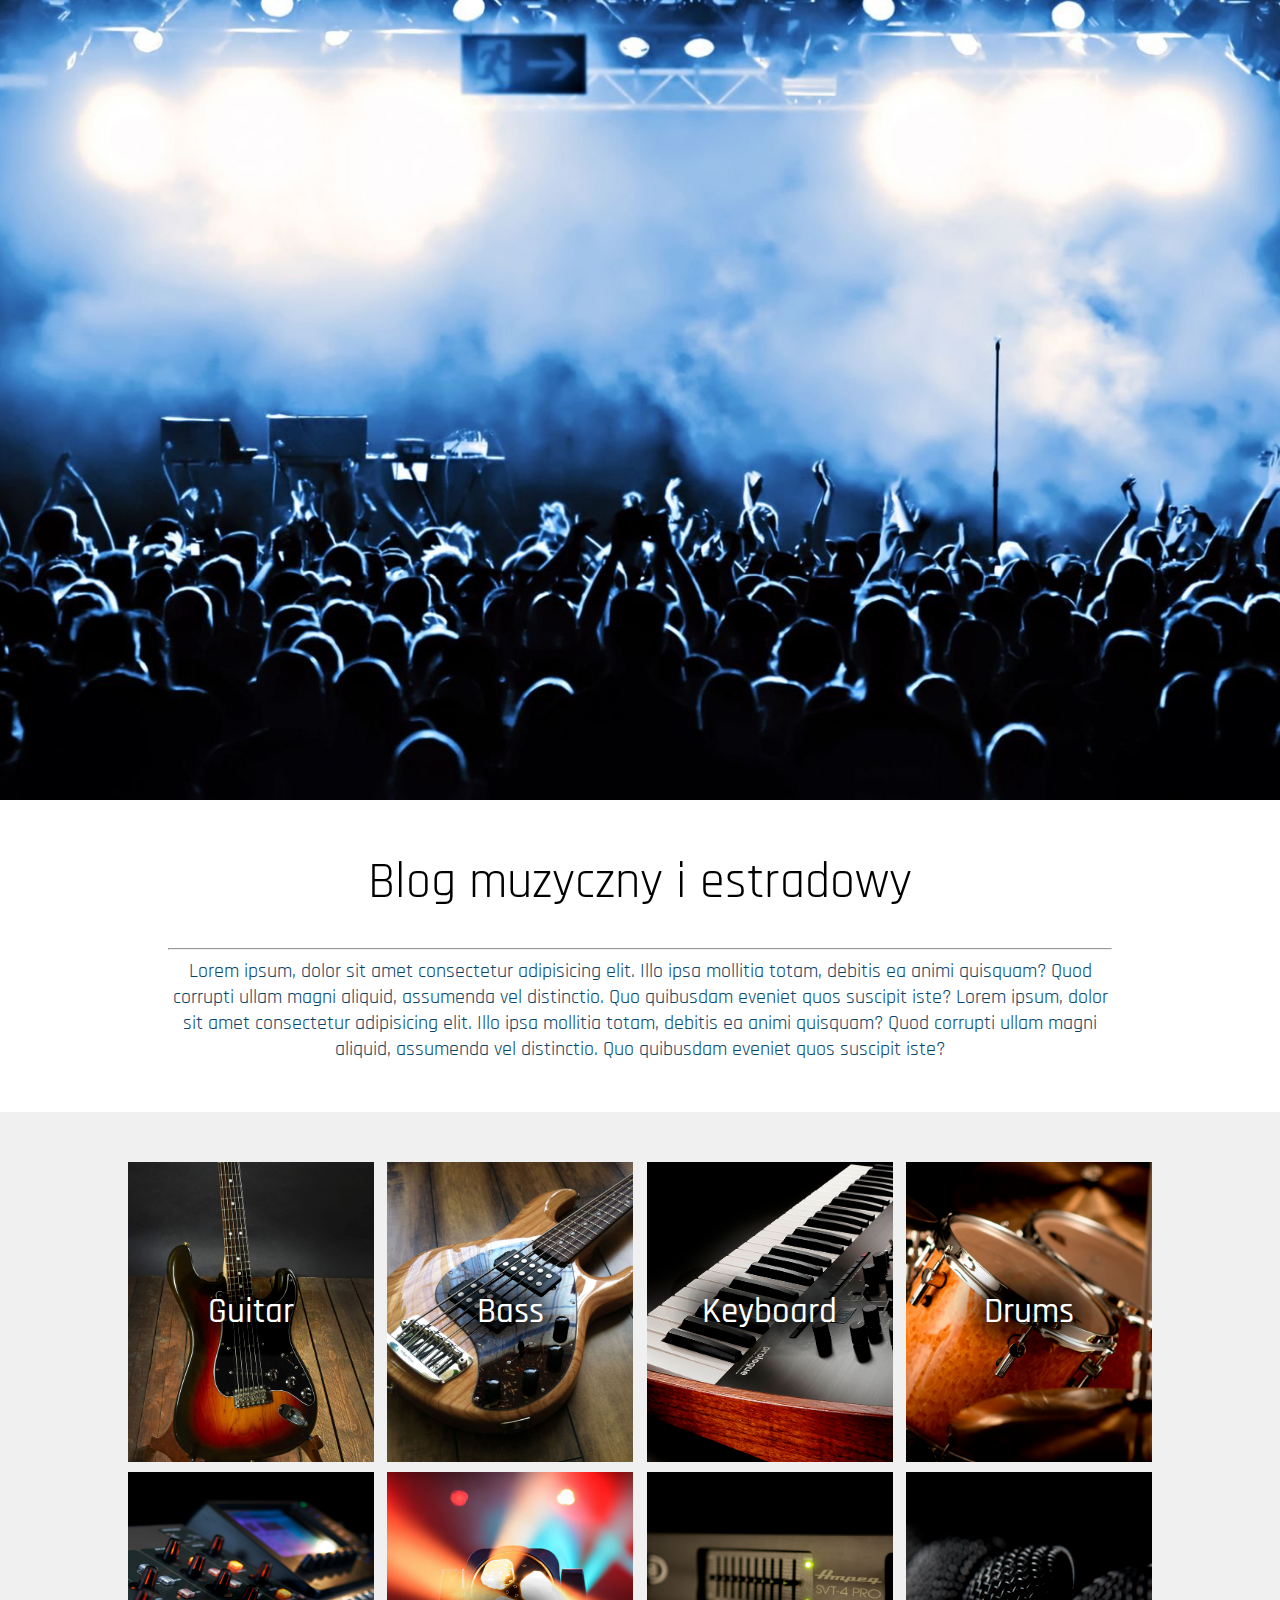
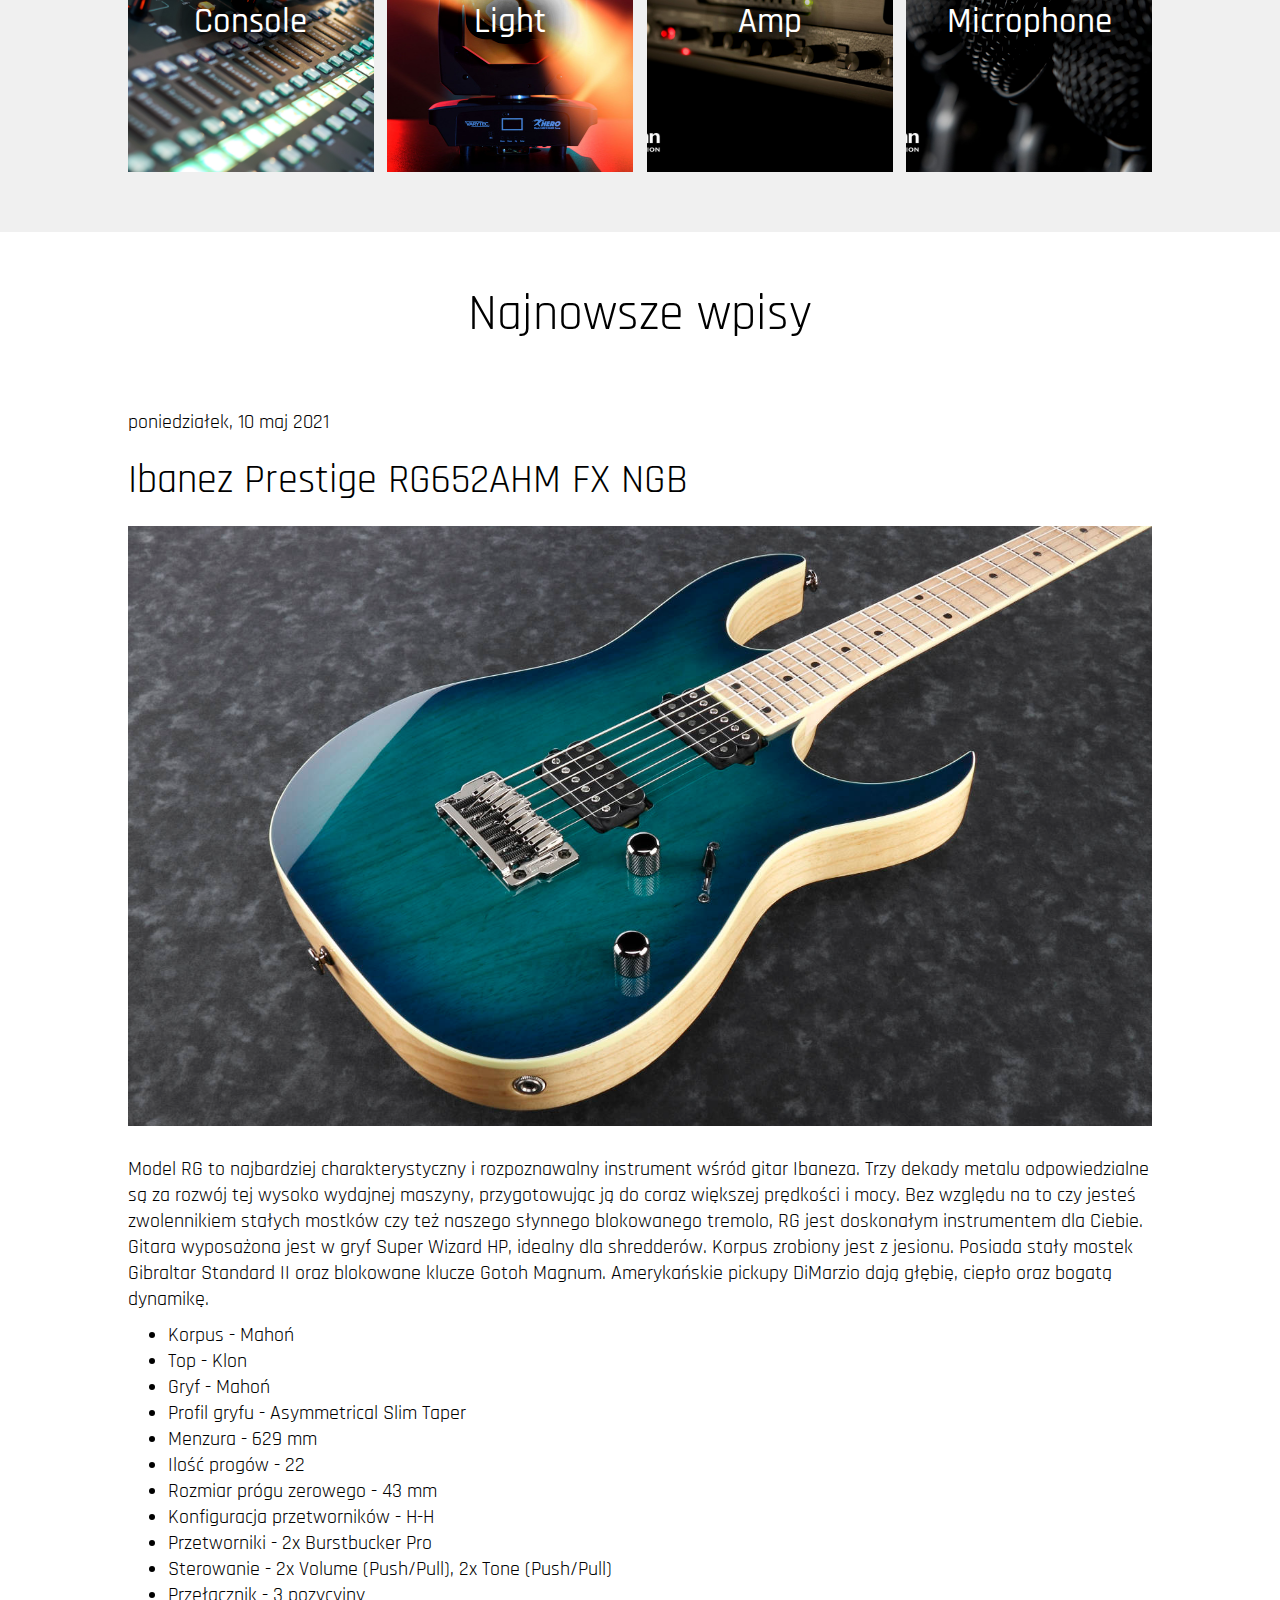
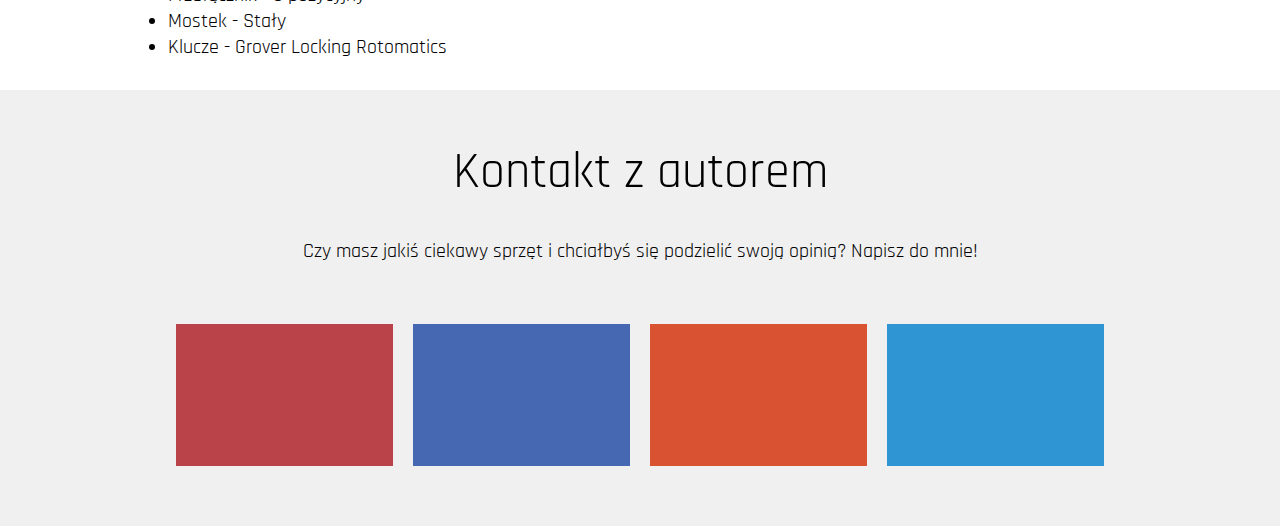
<file: index.html>
<!DOCTYPE html>
<html lang="en">
<head>
    <meta charset="UTF-8">
    <meta http-equiv="X-UA-Compatible" content="IE=edge">
    <meta name="viewport" content="width=device-width, initial-scale=1.0">
    <title>BLOG muzyczny i estradowy</title>

    <link href="https://fonts.googleapis.com/css2?family=Bellota:wght@300;400;700&family=Roboto:ital,wght@0,100;0,300;0,400;0,500;0,700;1,100;1,300;1,400;1,500;1,700&display=swap" rel="stylesheet">

    <link href="https://fonts.googleapis.com/css2?family=Open+Sans:wght@300;400;700&display=swap" rel="stylesheet">

    <link href="https://fonts.googleapis.com/css2?family=Rajdhani:wght@300;400;500;600;700&display=swap" rel="stylesheet">

    <link rel="stylesheet" href="https://use.fontawesome.com/releases/v5.7.2/css/all.css" integrity="sha384-fnmOCqbTlWIlj8LyTjo7mOUStjsKC4pOpQbqyi7RrhN7udi9RwhKkMHpvLbHG9Sr" crossorigin="anonymous">

    <link rel="stylesheet" href="css/style.css" />
</head>

<body>
    <header class="main-header">
        <div class="container">
            <div class="img-background"></div>
        </div>
        <div class="header">
            <div class="text-header">
                <h1>Blog muzyczny i estradowy</h1>
                <hr>
                <span>Lorem ipsum, dolor sit amet consectetur adipisicing elit. Illo ipsa mollitia totam, debitis ea animi quisquam? Quod corrupti ullam magni aliquid, assumenda vel distinctio. Quo quibusdam eveniet quos suscipit iste? Lorem ipsum, dolor sit amet consectetur adipisicing elit. Illo ipsa mollitia totam, debitis ea animi quisquam? Quod corrupti ullam magni aliquid, assumenda vel distinctio. Quo quibusdam eveniet quos suscipit iste?</span>
            </div>
        </div>
    </header>

    <section id="categories">
        <div class="flex">
            <a href="guitar.html" class="item item1">
                <div class="title"><h4>Guitar</h4></div>
            </a>
            <a href="bass.html" class="item item2">
                <div class="title"><h4>Bass</h4></div>
            </a>
            <a href="keyboard.html" class="item item3">
                <div class="title"><h4>Keyboard</h4></div>
            </a>
            <a href="drums.html" class="item item4">
                <div class="title"><h4>Drums</h4></div>
            </a>
            <a href="console.html" class="item item5">
                <div class="title"><h4>Console</h4></div>
            </a>
            <a href="light.html" class="item item6">
                <div class="title"><h4>Light</h4></div>
            </a>
            <a href="amp.html" class="item item7">
                <div class="title"><h4>Amp</h4></div>
            </a>
            <a href="microphone.html" class="item item8">
                <div class="title"><h4>Microphone</h4></div>
            </a>
        </div>
    </section>

    <section id="latest-posts">
        <h1>Najnowsze wpisy</h1>
        <div class="latest-post">

            <article class="post-container">
                <div class="post">
                    <span>poniedziałek, 10 maj 2021</span>
                    <h2>Ibanez Prestige RG652AHM FX NGB</h2>
                    <div class="slider" id="ibanez">
                        <div class="arrow">
                            <div class="left">
                                <i class="far fa-arrow-alt-circle-left" id="slider-button prev ibanez"></i>
                            </div>
                            <div class="right">
                                <i class="far fa-arrow-alt-circle-right" id="slider-button next ibanez"></i>
                            </div>
                            
                        </div>
                    </div>
        
                    <div class="content">
                        <span>Model RG to najbardziej charakterystyczny i rozpoznawalny instrument wśród gitar Ibaneza. Trzy dekady metalu odpowiedzialne są za rozwój tej wysoko wydajnej maszyny, przygotowując ją do coraz większej prędkości i mocy. Bez względu na to czy jesteś zwolennikiem stałych mostków czy też naszego słynnego blokowanego tremolo, RG jest doskonałym instrumentem dla Ciebie.
                        Gitara wyposażona jest w gryf Super Wizard HP, idealny dla shredderów. Korpus zrobiony jest z jesionu. Posiada stały mostek Gibraltar Standard II oraz blokowane klucze Gotoh Magnum. Amerykańskie pickupy DiMarzio dają głębię, ciepło oraz bogatą dynamikę.
                            <ul>
                                <li>Korpus - Mahoń</li>
                                <li>Top - Klon</li>
                                <li>Gryf - Mahoń</li>
                                <li>Profil gryfu - Asymmetrical Slim Taper</li>
                                <li>Menzura - 629 mm</li>
                                <li>Ilość progów - 22</li>
                                <li>Rozmiar prógu zerowego - 43 mm</li>
                                <li>Konfiguracja przetworników - H-H</li>
                                <li>Przetworniki - 2x Burstbucker Pro</li>
                                <li>Sterowanie - 2x Volume (Push/Pull), 2x Tone (Push/Pull)</li>
                                <li>Przełącznik - 3 pozycyjny</li>
                                <li>Mostek - Stały</li>
                                <li>Klucze - Grover Locking Rotomatics</li>
                            </ul>
                        </span>
                    </div>
                </div>
            </article>

        </div>
    </section>

    <section id="contact">
        <div class="contact">
        
            <h1>Kontakt z autorem</h1>
            <span>Czy masz jakiś ciekawy sprzęt i chciałbyś się podzielić swoją opinią? Napisz do mnie!</span>
            
            <!-- <a href="#" class="bluebutton"> Nawiązanie współpracy 
            </a> -->
            
        </div>
    </section>

    <footer>
        <i class="icon-youtube"></i>
	
		<div class="yt socjal">
			<a href="https://www.youtube.com" class="socjallink" target="_blank"> <i class="fab fa-youtube"></i> </a>
	    </div>


		<div class="fb socjal">
			<a href="https://www.facebook.com" class="socjallink" target="_blank"> <i class="fab fa-facebook-f"></i> </a>
	    </div>


		<div class="gplus socjal">
			<a href="gplus.html" class="socjallink" target="_blank"> <i class="fab fa-google-plus-g"></i> </a>
	    </div>


		<div class="tw socjal">
			<a href="tw.html" class="socjallink" target="_blank"> <i class="fab fa-twitter"></i> </a>
	    </div>
	
	</footer>

    <script src="js/jquery-3.6.0.min.js"></script>
    <script src="js/main.js"></script>

</body>
</html>
</file>
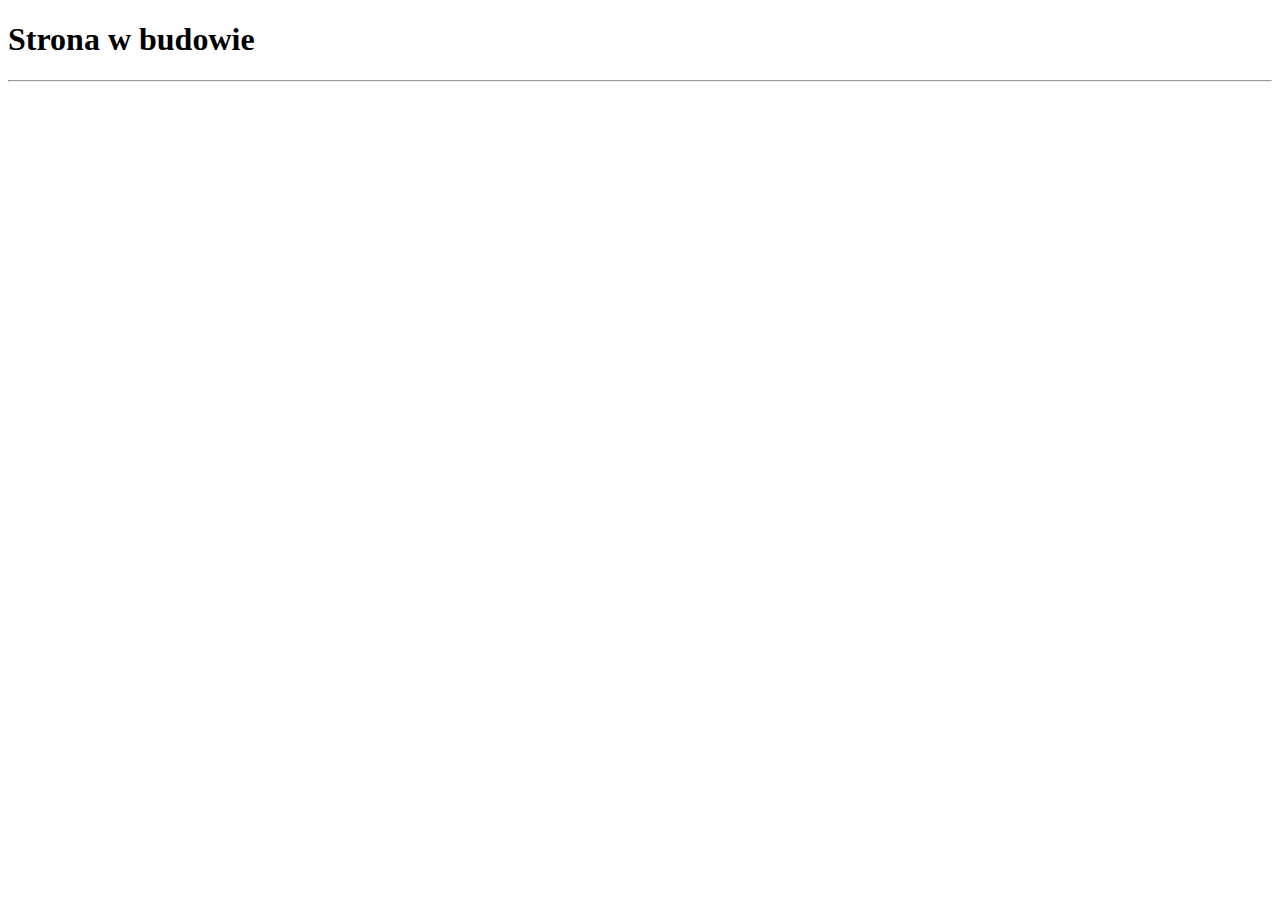
<file: amp.html>
<!DOCTYPE html>
<html lang="en">
<head>
    <meta charset="UTF-8">
    <meta http-equiv="X-UA-Compatible" content="IE=edge">
    <meta name="viewport" content="width=device-width, initial-scale=1.0">
    <title>Article-1</title>

    <link href="https://fonts.googleapis.com/css2?family=Bellota:wght@300;400;700&family=Roboto:ital,wght@0,100;0,300;0,400;0,500;0,700;1,100;1,300;1,400;1,500;1,700&display=swap" rel="stylesheet">

    <link href="https://fonts.googleapis.com/css2?family=Open+Sans:wght@300;400;700&display=swap" rel="stylesheet">

    <link href="https://fonts.googleapis.com/css2?family=Rajdhani:wght@300;400;500;600;700&display=swap" rel="stylesheet">

    <link rel="stylesheet" href="https://use.fontawesome.com/releases/v5.7.2/css/all.css" integrity="sha384-fnmOCqbTlWIlj8LyTjo7mOUStjsKC4pOpQbqyi7RrhN7udi9RwhKkMHpvLbHG9Sr" crossorigin="anonymous">
    
    

</head>
<body>
    <header>
        <h1>Strona w budowie</h1>
        <hr>
    </header>
</body>
</html>
</file>
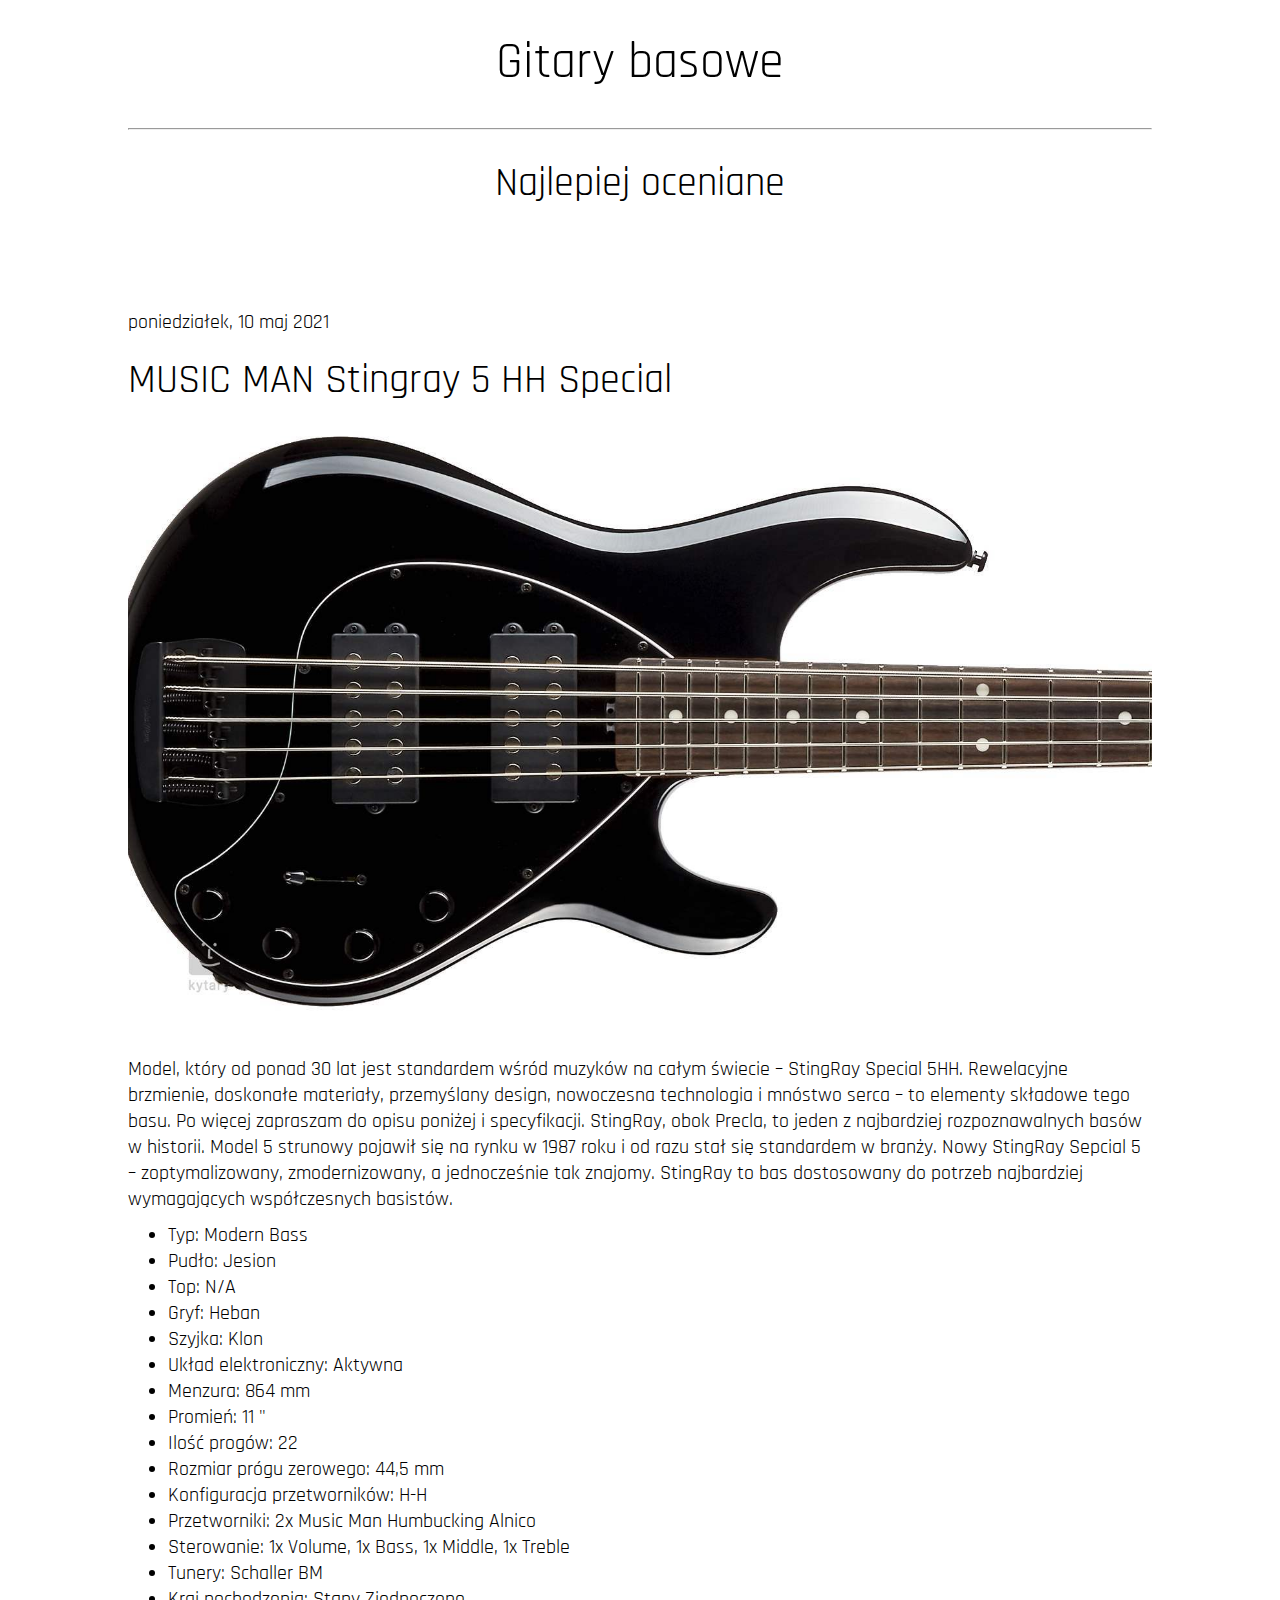
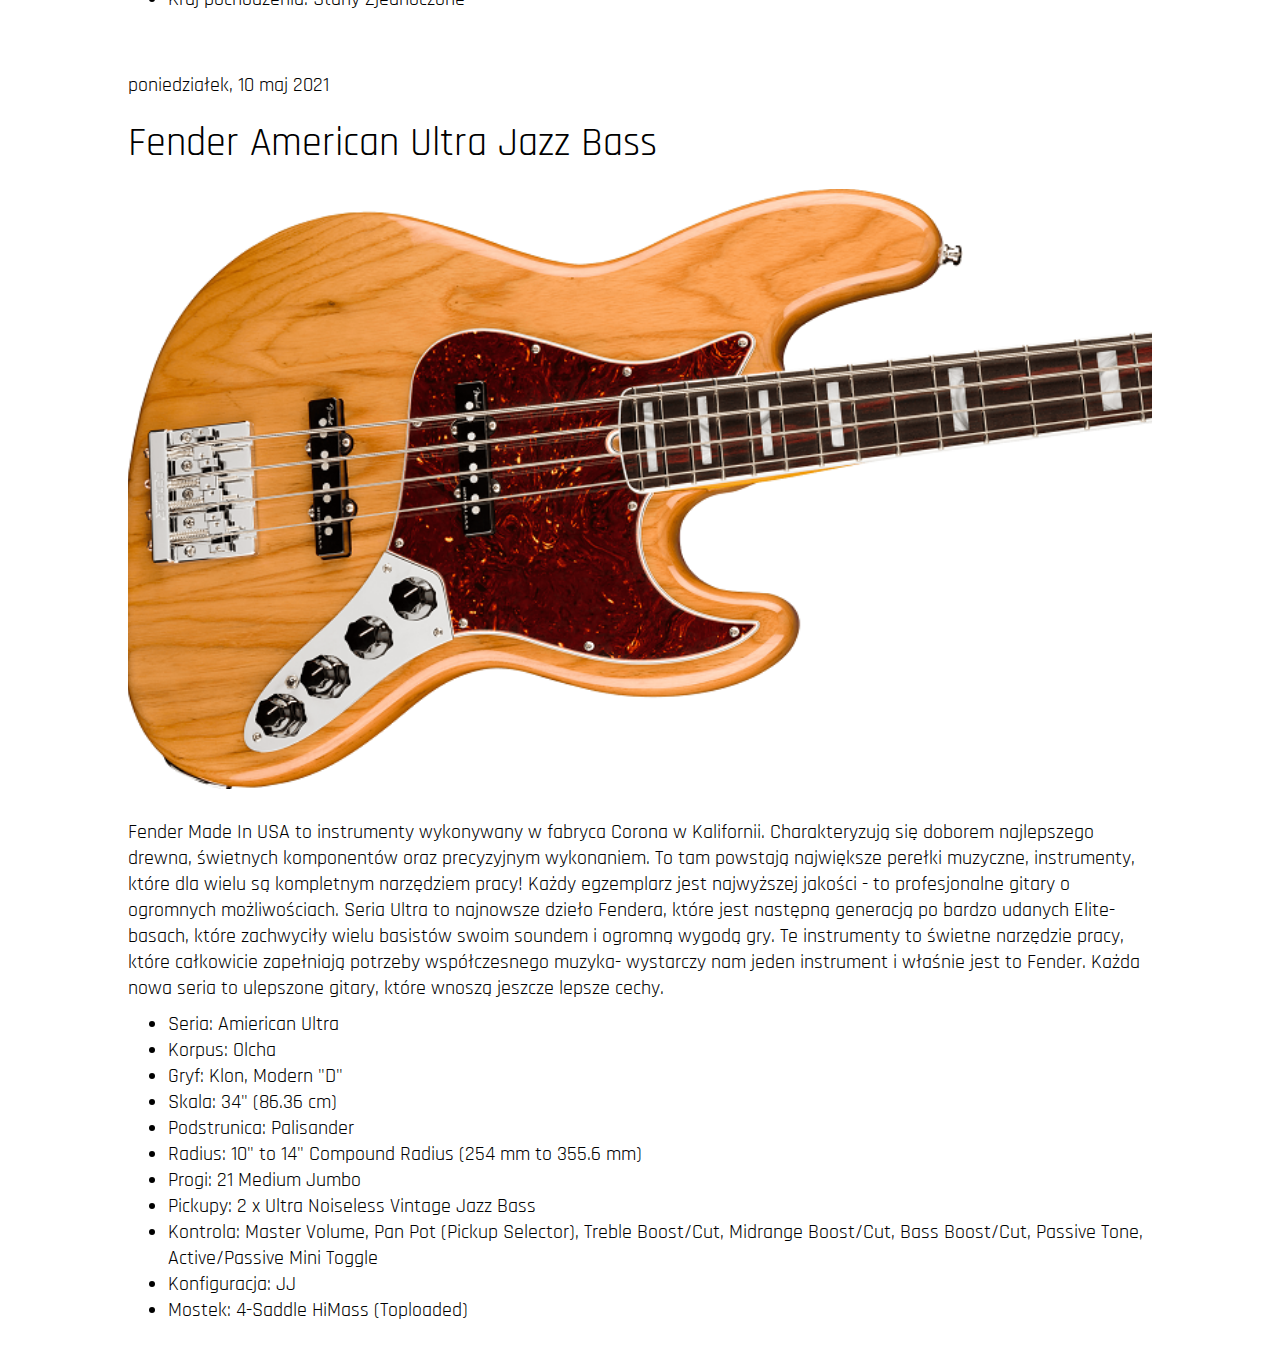
<file: bass.html>
<!DOCTYPE html>
<html lang="en">
<head>
    <meta charset="UTF-8">
    <meta http-equiv="X-UA-Compatible" content="IE=edge">
    <meta name="viewport" content="width=device-width, initial-scale=1.0">
    <title>music-blog(bass)</title>

    <link href="https://fonts.googleapis.com/css2?family=Bellota:wght@300;400;700&family=Roboto:ital,wght@0,100;0,300;0,400;0,500;0,700;1,100;1,300;1,400;1,500;1,700&display=swap" rel="stylesheet">

    <link href="https://fonts.googleapis.com/css2?family=Open+Sans:wght@300;400;700&display=swap" rel="stylesheet">

    <link href="https://fonts.googleapis.com/css2?family=Rajdhani:wght@300;400;500;600;700&display=swap" rel="stylesheet">

    <link rel="stylesheet" href="https://use.fontawesome.com/releases/v5.7.2/css/all.css" integrity="sha384-fnmOCqbTlWIlj8LyTjo7mOUStjsKC4pOpQbqyi7RrhN7udi9RwhKkMHpvLbHG9Sr" crossorigin="anonymous">
    
    <!-- <link rel="stylesheet" type="text/css" media="screen" href="http://localhost/music-blog/css/style.css" /> -->


    <link rel="stylesheet" href="css/style.css" /> 

</head>
<body>
    <div class="article-header">
        <div class="text-header">
            <h1>Gitary basowe</h1>
            <hr>
            <h2>Najlepiej oceniane</h2>
        </div>
    </div>

    <article class="post-container">
        <div class="post">
            <span>poniedziałek, 10 maj 2021</span>
            <h2>MUSIC MAN Stingray 5 HH Special</h2>
            <div class="slider" id="mm-hh">
                <div class="arrow">
                    <div class="left">
                        <i class="far fa-arrow-alt-circle-left" id="slider-button prev mm-hh"></i>
                    </div>
                    <div class="right">
                        <i class="far fa-arrow-alt-circle-right" id="slider-button next mm-hh"></i>
                    </div>
                </div>
            </div>

            <div class="content">
                <span>Model, który od ponad 30 lat jest standardem wśród muzyków na całym świecie – StingRay Special 5HH. Rewelacyjne brzmienie, doskonałe materiały, przemyślany design, nowoczesna technologia i mnóstwo serca – to elementy składowe tego basu. Po więcej zapraszam do opisu poniżej i specyfikacji.
                StingRay, obok Precla, to jeden z najbardziej rozpoznawalnych basów w historii. Model 5 strunowy pojawił się na rynku w 1987 roku i od razu stał się standardem w branży. Nowy StingRay Sepcial 5  – zoptymalizowany, zmodernizowany, a jednocześnie tak znajomy. StingRay to bas dostosowany do potrzeb najbardziej wymagających współczesnych basistów.
                    <ul>
                        <li>Typ: Modern Bass</li>
                        <li>Pudło: Jesion</li>
                        <li>Top: N/A</li>
                        <li>Gryf: Heban</li>
                        <li>Szyjka: Klon</li>
                        <li>Układ elektroniczny: Aktywna</li>
                        <li>Menzura: 864 mm</li>
                        <li>Promień: 11 "</li>
                        <li>Ilość progów: 22</li>
                        <li>Rozmiar prógu zerowego: 44,5 mm</li>
                        <li>Konfiguracja przetworników: H-H</li>
                        <li>Przetworniki: 2x Music Man Humbucking Alnico</li>
                        <li>Sterowanie: 1x Volume, 1x Bass, 1x Middle, 1x Treble</li>
                        <li>Tunery: Schaller BM</li>
                        <li>Kraj pochodzenia: Stany Zjednoczone</li>
                    </ul>
                </span>
            </div>
        </div>
    </article>

    <article class="post-container">
        <div class="post">
            <span>poniedziałek, 10 maj 2021</span>
            <h2>Fender American Ultra Jazz Bass</h2>
            <div class="slider" id="fender-jba">
                <div class="arrow">
                    <div class="left">
                        <i class="far fa-arrow-alt-circle-left" id="slider-button prev fender-jba"></i>
                    </div>
                    <div class="right">
                        <i class="far fa-arrow-alt-circle-right" id="slider-button next fender-jba"></i>
                    </div>
                </div>
            </div>

            <div class="content">
                <span>Fender Made In USA to instrumenty wykonywany w fabryca Corona w Kalifornii. Charakteryzują się doborem najlepszego drewna, świetnych komponentów oraz precyzyjnym wykonaniem. To tam powstają największe perełki muzyczne, instrumenty, które dla wielu są kompletnym narzędziem pracy! Każdy egzemplarz jest najwyższej jakości - to profesjonalne gitary o ogromnych możliwościach. Seria Ultra to najnowsze dzieło Fendera, które jest następną generacją po bardzo udanych Elite-basach, które zachwyciły wielu basistów swoim soundem i ogromną wygodą gry. Te instrumenty to świetne narzędzie pracy, które całkowicie zapełniają potrzeby współczesnego muzyka- wystarczy nam jeden instrument i właśnie jest to Fender. Każda nowa seria to ulepszone gitary, które wnoszą jeszcze lepsze cechy.
                    <ul>
                        <li>Seria: Amierican Ultra</li>
                        <li>Korpus: Olcha</li>
                        <li>Gryf: Klon, Modern "D"</li>
                        <li>Skala: 34" (86.36 cm)</li>
                        <li>Podstrunica: Palisander</li>
                        <li>Radius: 10" to 14" Compound Radius (254 mm to 355.6 mm)</li>
                        <li>Progi: 21 Medium Jumbo</li>
                        <li>Pickupy: 2 x Ultra Noiseless Vintage Jazz Bass</li>
                        <li>Kontrola: Master Volume, Pan Pot (Pickup Selector), Treble Boost/Cut, Midrange Boost/Cut, Bass Boost/Cut, Passive Tone, Active/Passive Mini Toggle</li>
                        <li>Konfiguracja: JJ</li>
                        <li>Mostek: 4-Saddle HiMass (Toploaded)</li>
                    </ul>
                </span>
            </div>
        </div>
    </article>

    <script src="js/jquery-3.6.0.min.js"></script>
    <script src="js/main.js"></script>
    
</body>
</html>
</file>
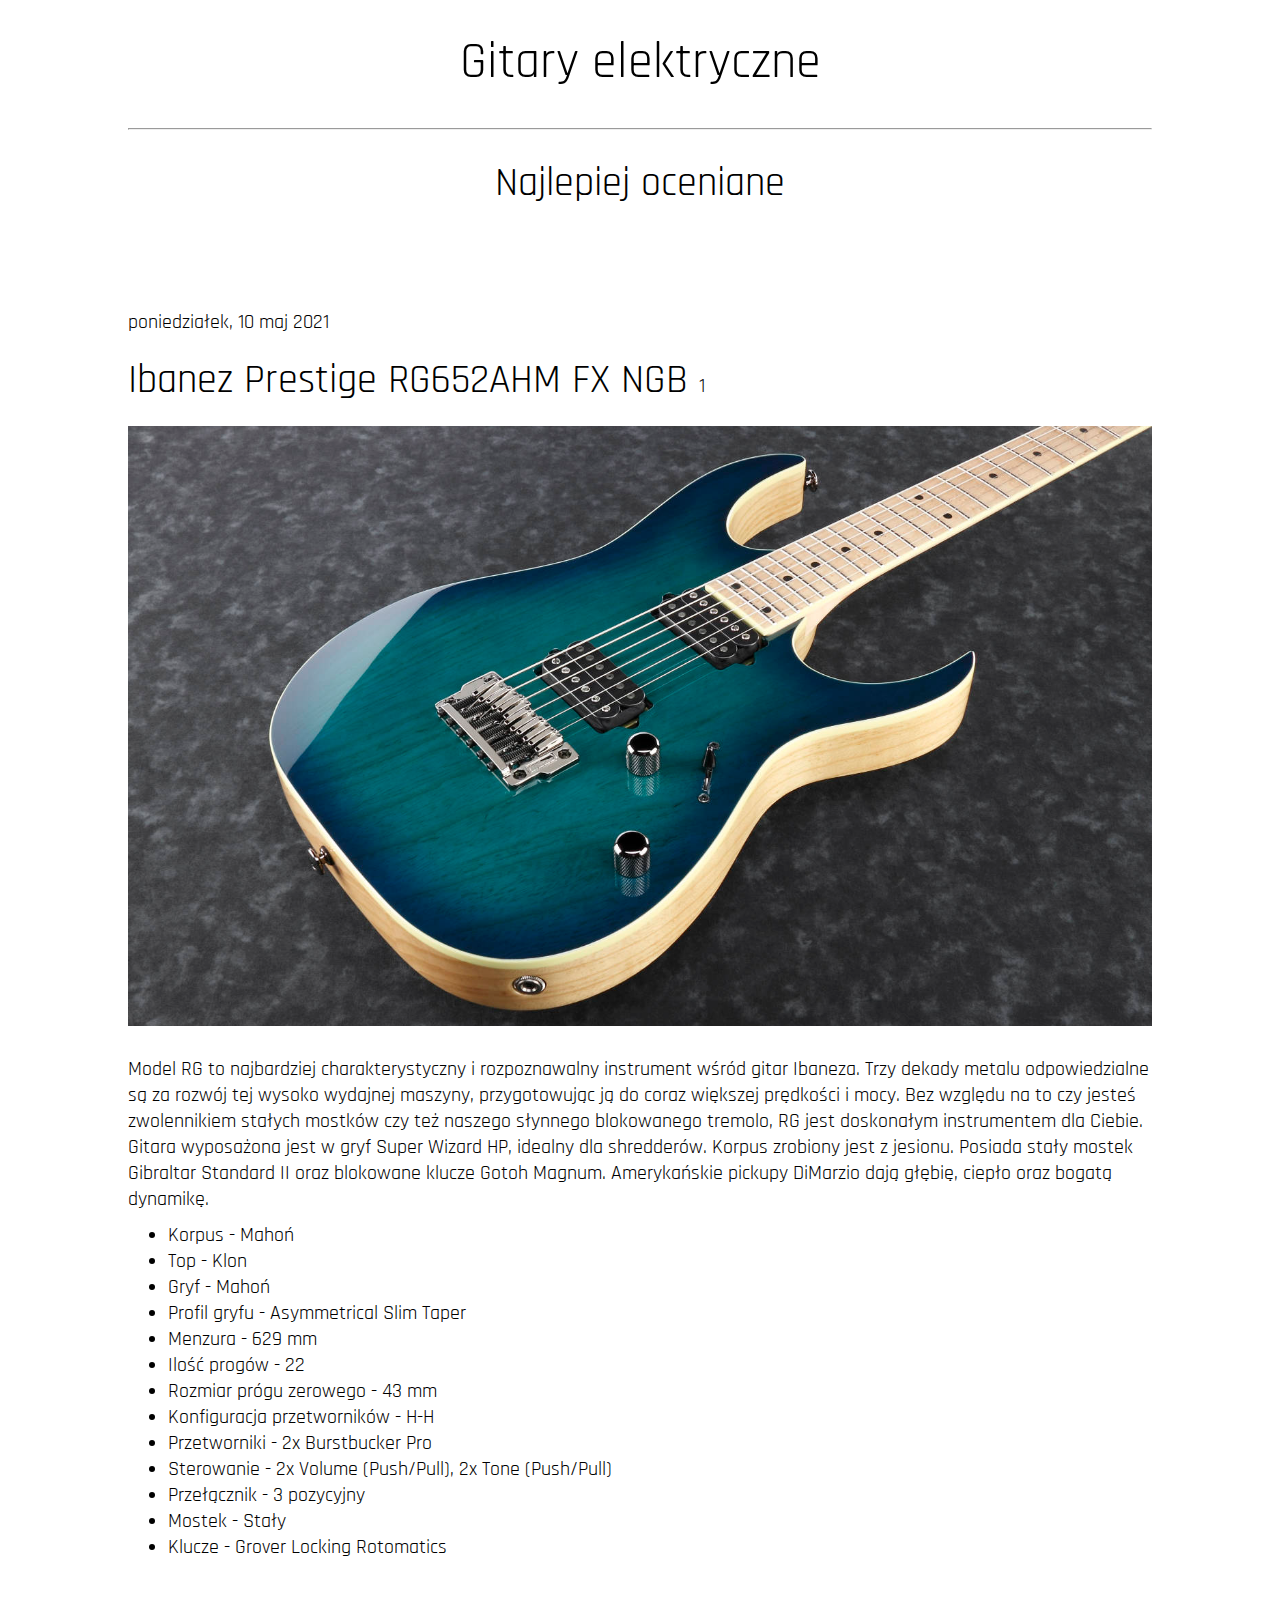
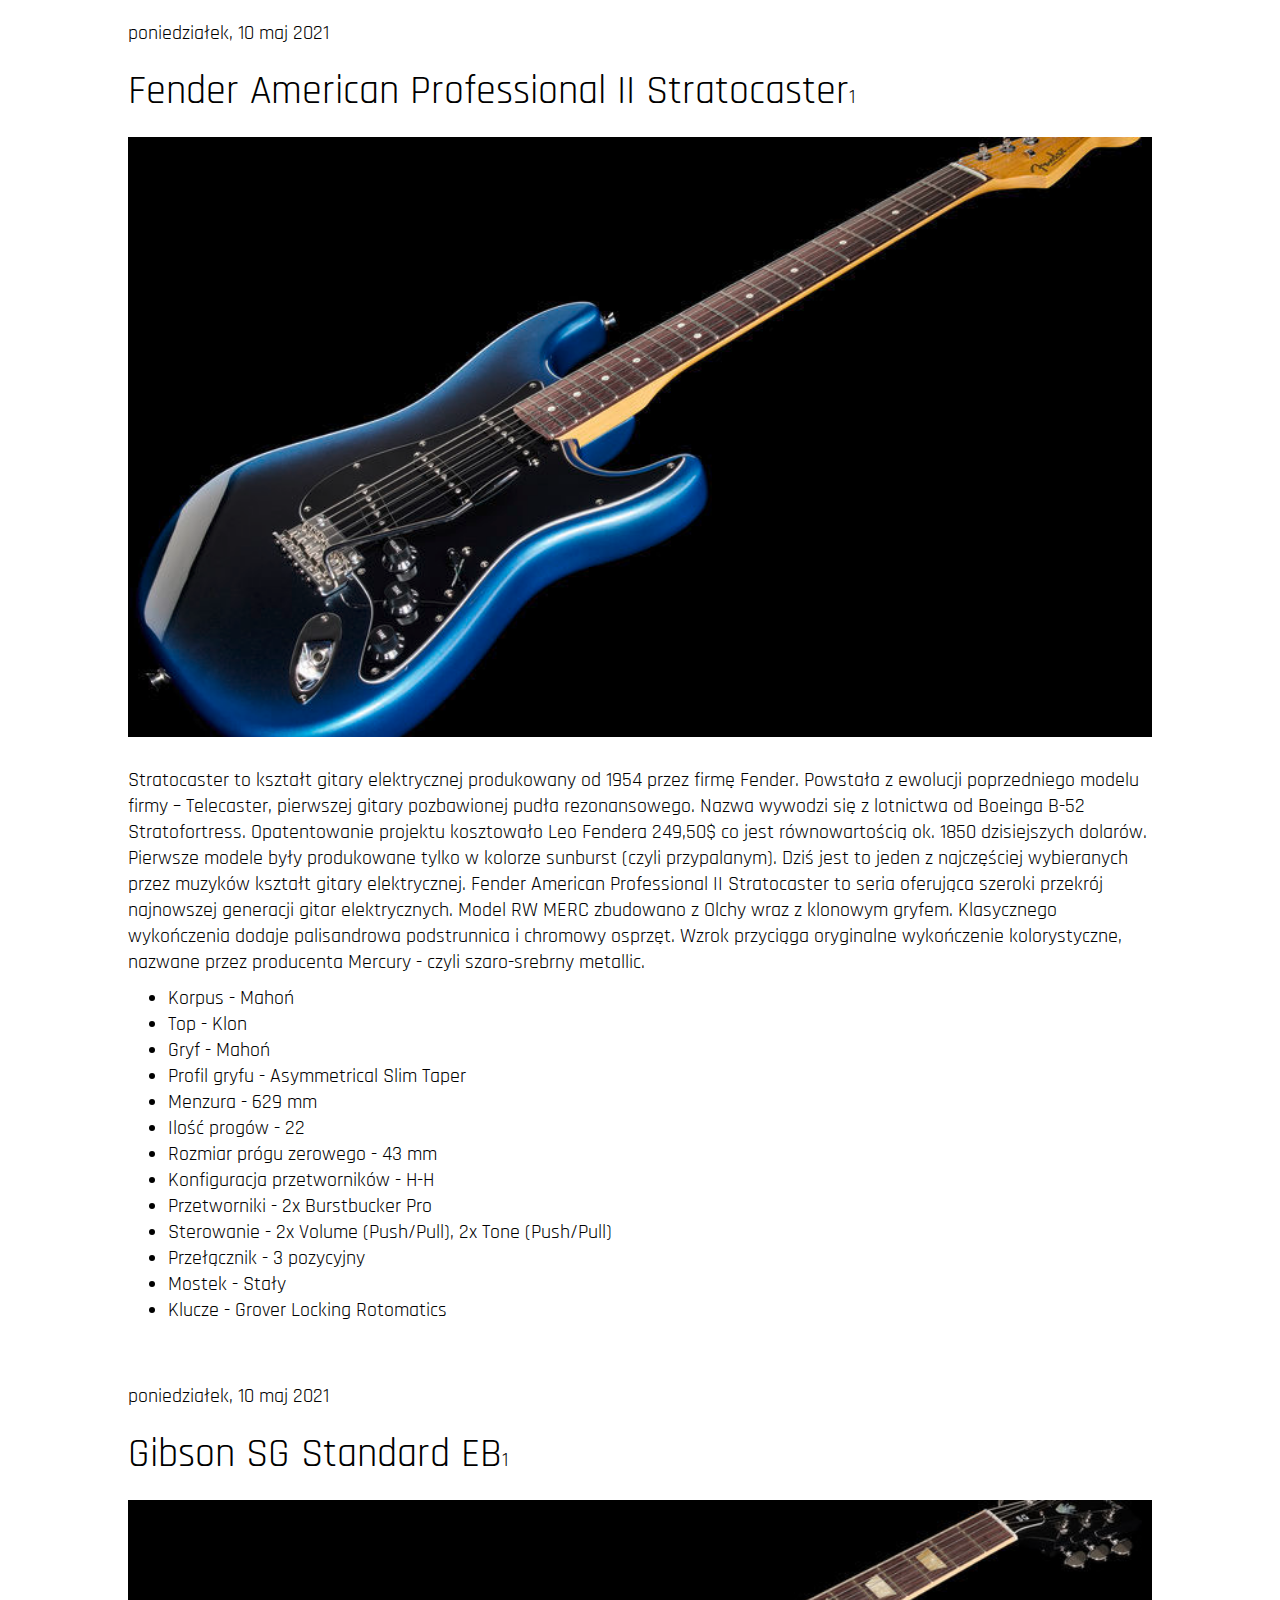
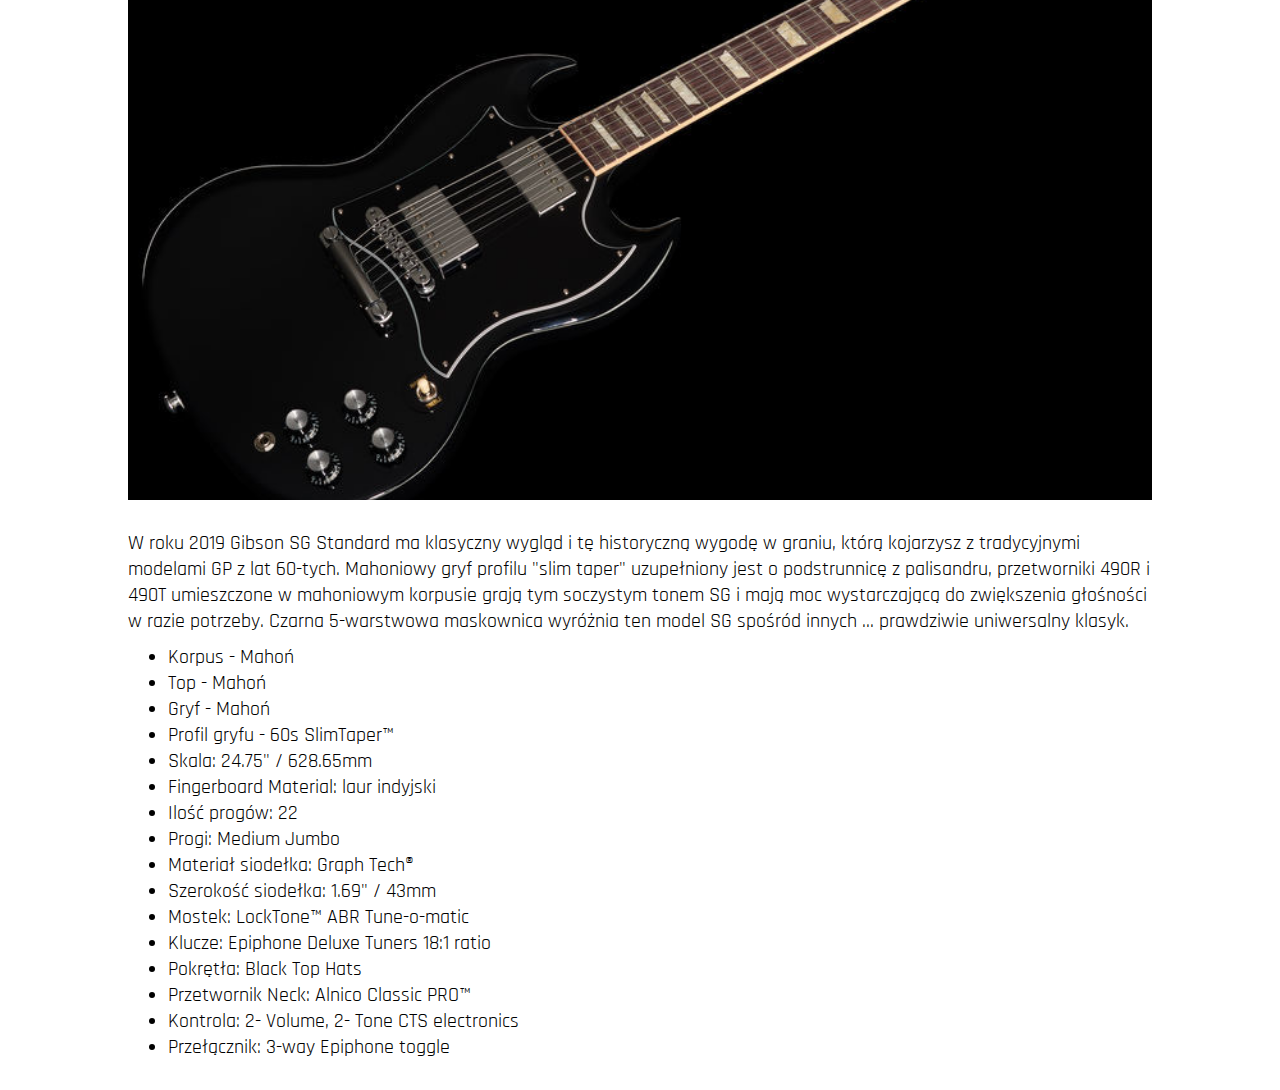
<file: guitar.html>
<!DOCTYPE html>
<html lang="en">
<head>
    <meta charset="UTF-8">
    <meta http-equiv="X-UA-Compatible" content="IE=edge">
    <meta name="viewport" content="width=device-width, initial-scale=1.0">
    <title>music-blog(guitar)</title>

    <link href="https://fonts.googleapis.com/css2?family=Bellota:wght@300;400;700&family=Roboto:ital,wght@0,100;0,300;0,400;0,500;0,700;1,100;1,300;1,400;1,500;1,700&display=swap" rel="stylesheet">

    <link href="https://fonts.googleapis.com/css2?family=Open+Sans:wght@300;400;700&display=swap" rel="stylesheet">

    <link href="https://fonts.googleapis.com/css2?family=Rajdhani:wght@300;400;500;600;700&display=swap" rel="stylesheet">

    <link rel="stylesheet" href="https://use.fontawesome.com/releases/v5.7.2/css/all.css" integrity="sha384-fnmOCqbTlWIlj8LyTjo7mOUStjsKC4pOpQbqyi7RrhN7udi9RwhKkMHpvLbHG9Sr" crossorigin="anonymous">
    
    <!-- <link rel="stylesheet" type="text/css" media="screen" href="http://localhost/music-blog/css/style.css" /> -->


    <link rel="stylesheet" href="css/style.css" /> 

</head>
<body>
    <div class="article-header">
        <div class="text-header">
            <h1>Gitary elektryczne</h1>
            <hr>
            <h2>Najlepiej oceniane</h2>
        </div>
    </div>

    <article class="post-container">
        <div class="post">
            <span class="date">poniedziałek, 10 maj 2021</span>
            <h2 class="title">Ibanez Prestige RG652AHM FX NGB <span class="postNum">1</span></h2>
            <div class="slider" id="ibanez">
                <div class="arrow">
                    <div class="left">
                        <i class="far fa-arrow-alt-circle-left" id="slider-button prev ibanez"></i>
                    </div>
                    <div class="right">
                        <i class="far fa-arrow-alt-circle-right" id="slider-button next ibanez"></i>
                    </div>
                </div>
            </div>

            <div class="content">
                <span>Model RG to najbardziej charakterystyczny i rozpoznawalny instrument wśród gitar Ibaneza. Trzy dekady metalu odpowiedzialne są za rozwój tej wysoko wydajnej maszyny, przygotowując ją do coraz większej prędkości i mocy. Bez względu na to czy jesteś zwolennikiem stałych mostków czy też naszego słynnego blokowanego tremolo, RG jest doskonałym instrumentem dla Ciebie.
                Gitara wyposażona jest w gryf Super Wizard HP, idealny dla shredderów. Korpus zrobiony jest z jesionu. Posiada stały mostek Gibraltar Standard II oraz blokowane klucze Gotoh Magnum. Amerykańskie pickupy DiMarzio dają głębię, ciepło oraz bogatą dynamikę.
                    <ul>
                        <li>Korpus - Mahoń</li>
                        <li>Top - Klon</li>
                        <li>Gryf - Mahoń</li>
                        <li>Profil gryfu - Asymmetrical Slim Taper</li>
                        <li>Menzura - 629 mm</li>
                        <li>Ilość progów - 22</li>
                        <li>Rozmiar prógu zerowego - 43 mm</li>
                        <li>Konfiguracja przetworników - H-H</li>
                        <li>Przetworniki - 2x Burstbucker Pro</li>
                        <li>Sterowanie - 2x Volume (Push/Pull), 2x Tone (Push/Pull)</li>
                        <li>Przełącznik - 3 pozycyjny</li>
                        <li>Mostek - Stały</li>
                        <li>Klucze - Grover Locking Rotomatics</li>
                    </ul>
                </span>
            </div>
        </div>
    </article>

    <article class="post-container">
        <div class="post">
            <span class="date">poniedziałek, 10 maj 2021</span>
            <h2 class="title">Fender American Professional II Stratocaster<span class="postNum">1</span></h2>
            <div class="slider" id="fender-strat">
                <div class="arrow">
                    <div class="left">
                        <i class="far fa-arrow-alt-circle-left" id="slider-button prev fender-strat"></i>
                    </div>
                    <div class="right">
                        <i class="far fa-arrow-alt-circle-right" id="slider-button next fender-strat"></i>
                    </div>
                </div>
            </div>

            <div class="content">
                <span>Stratocaster to kształt gitary elektrycznej produkowany od 1954 przez firmę Fender. Powstała z ewolucji poprzedniego modelu firmy – Telecaster, pierwszej gitary pozbawionej pudła rezonansowego. Nazwa wywodzi się z lotnictwa od Boeinga B-52 Stratofortress. Opatentowanie projektu kosztowało Leo Fendera 249,50$ co jest równowartością ok. 1850 dzisiejszych dolarów. Pierwsze modele były produkowane tylko w kolorze sunburst (czyli przypalanym). Dziś jest to jeden z najczęściej wybieranych przez muzyków kształt gitary elektrycznej.
                Fender American Professional II Stratocaster to seria oferująca szeroki przekrój najnowszej generacji gitar elektrycznych. Model RW MERC zbudowano z Olchy wraz z klonowym gryfem. Klasycznego wykończenia dodaje palisandrowa podstrunnica i chromowy osprzęt. Wzrok przyciąga oryginalne wykończenie kolorystyczne, nazwane przez producenta Mercury - czyli szaro-srebrny metallic.
                    <ul>
                        <li>Korpus - Mahoń</li>
                        <li>Top - Klon</li>
                        <li>Gryf - Mahoń</li>
                        <li>Profil gryfu - Asymmetrical Slim Taper</li>
                        <li>Menzura - 629 mm</li>
                        <li>Ilość progów - 22</li>
                        <li>Rozmiar prógu zerowego - 43 mm</li>
                        <li>Konfiguracja przetworników - H-H</li>
                        <li>Przetworniki - 2x Burstbucker Pro</li>
                        <li>Sterowanie - 2x Volume (Push/Pull), 2x Tone (Push/Pull)</li>
                        <li>Przełącznik - 3 pozycyjny</li>
                        <li>Mostek - Stały</li>
                        <li>Klucze - Grover Locking Rotomatics</li>
                    </ul>
                </span>
            </div>
        </div>
    </article>

    <article class="post-container">
        <div class="post">
            <span class="date">poniedziałek, 10 maj 2021</span>
            <h2 class="title">Gibson SG Standard EB<span class="postNum">1</span></h2>
            <div class="slider" id="gibson-st">
                <div class="arrow">
                    <div class="left">
                        <i class="far fa-arrow-alt-circle-left" id="slider-button prev gibson-st"></i>
                    </div>
                    <div class="right">
                        <i class="far fa-arrow-alt-circle-right" id="slider-button next gibson-st"></i>
                    </div>
                </div>
            </div>

            <div class="content">
                <span>W roku 2019 Gibson SG Standard ma klasyczny wygląd i tę historyczną wygodę w graniu, którą kojarzysz z tradycyjnymi modelami GP z lat 60-tych. Mahoniowy gryf profilu "slim taper" uzupełniony jest o podstrunnicę z palisandru, przetworniki 490R i 490T umieszczone w mahoniowym korpusie grają tym soczystym tonem SG i mają moc wystarczającą do zwiększenia głośności w razie potrzeby. Czarna 5-warstwowa maskownica wyróżnia ten model SG spośród innych ... prawdziwie uniwersalny klasyk.
                    <ul>
                        <li>Korpus - Mahoń</li>
                        <li>Top - Mahoń</li>
                        <li>Gryf - Mahoń</li>
                        <li>Profil gryfu - 60s SlimTaper™</li>
                        <li>Skala: 24.75" / 628.65mm</li>
                        <li>Fingerboard Material: laur indyjski</li>
                        <li>Ilość progów: 22</li>
                        <li>Progi: Medium Jumbo</li>
                        <li>Materiał siodełka: Graph Tech®</li>
                        <li>Szerokość siodełka: 1.69" / 43mm</li>
                        <li>Mostek: LockTone™ ABR Tune-o-matic</li>
                        <li>Klucze: Epiphone Deluxe Tuners 18:1 ratio</li>
                        <li>Pokrętła: Black Top Hats</li>
                        <li>Przetwornik Neck: Alnico Classic PRO™</li>
                        <li>Kontrola: 2- Volume, 2- Tone CTS electronics</li>
                        <li>Przełącznik: 3-way Epiphone toggle</li>
                    </ul>
                </span>
            </div>
        </div>
    </article>

    <script src="js/jquery-3.6.0.min.js"></script>
    <script src="js/main.js"></script>
    
</body>
</html>
</file>
<file: css/style.css>
/* Mobile breakpoints */
article,
aside,
details,
figcaption,
figure,
footer,
header,
hgroup,
nav,
section,
summary {
  display: block;
}

audio,
canvas,
video {
  display: inline-block;
}

audio:not([controls]) {
  display: none;
  height: 0;
}

[hidden], template {
  display: none;
}

html {
  background: #fff;
  color: #000;
  -webkit-text-size-adjust: 100%;
  -ms-text-size-adjust: 100%;
}

html,
button,
input,
select,
textarea {
  font-family: sans-serif;
}

body {
  margin: 0;
}

a {
  background: transparent;
}

a:focus {
  outline: thin dotted;
}

a:hover, a:active {
  outline: 0;
}

h1 {
  font-size: 2em;
  margin: 0.67em 0;
}

h2 {
  font-size: 1.5em;
  margin: 0.83em 0;
}

h3 {
  font-size: 1.17em;
  margin: 1em 0;
}

h4 {
  font-size: 1em;
  margin: 1.33em 0;
}

h5 {
  font-size: 0.83em;
  margin: 1.67em 0;
}

h6 {
  font-size: 0.75em;
  margin: 2.33em 0;
}

abbr[title] {
  border-bottom: 1px dotted;
}

b,
strong {
  font-weight: bold;
}

dfn {
  font-style: italic;
}

mark {
  background: #ff0;
  color: #000;
}

code,
kbd,
pre,
samp {
  font-family: monospace, serif;
  font-size: 1em;
}

pre {
  white-space: pre;
  white-space: pre-wrap;
  word-wrap: break-word;
}

q {
  quotes: "\201C" "\201D" "\2018" "\2019";
}

q:before, q:after {
  content: '';
  content: none;
}

small {
  font-size: 80%;
}

sub,
sup {
  font-size: 75%;
  line-height: 0;
  position: relative;
  vertical-align: baseline;
}

sup {
  top: -0.5em;
}

sub {
  bottom: -0.25em;
}

img {
  border: 0;
}

svg:not(:root) {
  overflow: hidden;
}

figure {
  margin: 0;
}

fieldset {
  border: 1px solid #c0c0c0;
  margin: 0 2px;
  padding: 0.35em 0.625em 0.75em;
}

legend {
  border: 0;
  padding: 0;
  white-space: normal;
}

button,
input,
select,
textarea {
  font-family: inherit;
  font-size: 100%;
  margin: 0;
  vertical-align: baseline;
}

button, input {
  line-height: normal;
}

button,
select {
  text-transform: none;
}

button,
html input[type="button"],
input[type="reset"],
input[type="submit"] {
  -webkit-appearance: button;
  cursor: pointer;
}

button[disabled],
input[disabled] {
  cursor: default;
}

button::-moz-focus-inner, input::-moz-focus-inner {
  border: 0;
  padding: 0;
}

textarea {
  overflow: auto;
  vertical-align: top;
}

table {
  border-collapse: collapse;
  border-spacing: 0;
}

input[type="search"] {
  -webkit-appearance: textfield;
  box-sizing: content-box;
}

input[type="search"]::-webkit-search-cancel-button, input[type="search"]::-webkit-search-decoration {
  -webkit-appearance: none;
}

input[type="checkbox"], input[type="radio"] {
  box-sizing: border-box;
  padding: 0;
}

* {
  font-family: 'Rajdhani', sans-serif;
  box-sizing: border-box;
  scroll-behavior: smooth;
}

section {
  padding: 50px 0;
  margin: 0px auto;
  background-color: white;
}

h1 {
  font-weight: 400;
  font-size: 50px;
  margin-top: 0;
}

h2 {
  font-weight: 400;
  font-size: 40px;
  padding: 20px 0;
  margin: 0;
}

h3 {
  font-weight: 400;
  font-size: 30px;
}

h4 {
  font-weight: 500;
  font-size: 35px;
  color: white;
  text-shadow: -1px -1px 33px #000, 0px -1px 33px #000, 1px -1px 33px #000, -1px 0px 33px #000, 1px 0px 33px #000, -1px 1px 33px #000, 0px 1px 33px #000, 1px 1px 33px #000;
}

span {
  font-size: 20px;
}

body {
  width: 100%;
  background-color: 000000;
  background-image: url("../img/background.jpg");
  background-size: cover;
  background-position: center;
  background-attachment: fixed;
  background-repeat: no-repeat;
}

.main-header {
  width: 100%;
  text-align: center;
}

.main-header .container {
  height: 800px;
}

.main-header .header {
  width: 100%;
  background-color: white;
  padding: 50px;
}

.main-header .header .text-header {
  width: 80%;
  margin-left: auto;
  margin-right: auto;
}

.main-header .header .text-header h1 {
  margin-top: 0;
  font-weight: 400;
}

.main-header .header .text-header span {
  color: #08456b;
}

@media all and (max-width: 480px) {
  .main-header .header {
    padding-left: 0;
    padding-right: 0;
  }
}

.article-header {
  width: 100%;
  background-color: white;
  padding-bottom: 50px;
}

.article-header .text-header {
  width: 80%;
  margin-left: auto;
  margin-right: auto;
  text-align: center;
}

#categories {
  background-color: #f0f0f0;
}

#categories .flex {
  width: 80%;
  display: flex;
  justify-content: space-between;
  flex-wrap: wrap;
  margin-left: auto;
  margin-right: auto;
}

#categories .flex .item {
  flex-basis: 24%;
  height: 300px;
  background-size: cover;
  background-repeat: no-repeat;
  background-position: center;
  margin-bottom: 10px;
  text-decoration: none;
  transition: all 0.3s;
}

#categories .flex .item:visited {
  color: white;
}

#categories .flex .item:hover {
  opacity: 0.8;
}

#categories .flex .item1 {
  background-image: url("../img/guitar.jpg");
}

#categories .flex .item2 {
  background-image: url("../img/bass.jpg");
}

#categories .flex .item3 {
  background-image: url("../img/keyboard.jpg");
}

#categories .flex .item4 {
  background-image: url("../img/drums.jpg");
}

#categories .flex .item5 {
  background-image: url("../img/console.jpg");
}

#categories .flex .item6 {
  background-image: url("../img/light.jpg");
}

#categories .flex .item7 {
  background-image: url("../img/amp.jpg");
}

#categories .flex .item8 {
  background-image: url("../img/microphone.jpg");
}

#categories .flex .title {
  width: 100%;
  height: 100%;
  display: flex;
  align-items: center;
  justify-content: center;
}

@media all and (max-width: 768px) {
  #categories .flex {
    width: 95%;
  }
  #categories .flex .item {
    flex-basis: 49%;
  }
  #categories .flex .item h4 {
    font-size: 20px;
  }
}

@media all and (max-width: 480px) {
  #categories .flex {
    width: 95%;
  }
  #categories .flex .item {
    flex-basis: 100%;
  }
}

.article-header h1 {
  padding-top: 30px;
}

.post-container {
  width: 100%;
  padding: 30px 0;
  background-color: white;
}

.post-container .post {
  width: 80%;
  margin-left: auto;
  margin-right: auto;
  padding: 0;
}

.post-container .post .content {
  padding: 30px 0 0 0;
}

.post-container .post .content ul {
  margin-top: 0;
  margin-bottom: 0;
  padding-top: 10px;
}

@media all and (max-width: 480px) {
  .post-container .post {
    width: 95%;
  }
}

#latest-posts {
  padding-bottom: 0;
}

#latest-posts h1 {
  text-align: center;
}

#contact {
  background-color: #f0f0f0;
}

#contact .contact {
  width: 80%;
  margin-left: auto;
  margin-right: auto;
  text-align: center;
}

footer {
  background-color: #f0f0f0;
  display: flex;
  text-align: center;
  justify-content: center;
  padding-bottom: 50px;
  width: 100%;
}

footer .socjal {
  width: 217px;
  margin: 10px;
  height: 142px;
}

footer .socjal a {
  width: 100%;
  height: 100%;
  display: flex;
  justify-content: center;
  align-items: center;
  cursor: pointer;
  text-decoration: none;
}

footer .socjal .socjallink {
  color: white;
  font-size: 50px;
}

footer .yt {
  background-color: #b94348;
}

footer .yt:hover {
  background-color: #a83237;
}

footer .fb {
  background-color: #4668b3;
}

footer .fb:hover {
  background-color: #3557a2;
}

footer .gplus {
  background-color: #d95333;
}

footer .gplus:hover {
  background-color: #c84222;
}

footer .tw {
  background-color: #3095d3;
}

footer .tw:hover {
  background-color: #2084c2;
}

/*  %btn {
    border-radius: 30px;
    border: none;
    padding: 10px 40px;
    display: inline-block;
    text-transform: uppercase;
    text-decoration: none;
    color: #fff;
    font-size: 21px;
    transition: all 0.2s;

    @media (max-width: $medium) {
        font-size: 13px;
    }
}

.btn-primary {
    @extend %btn;
    background-color: $primary-color;

    &:hover {
        background-color: lightgreen;
    }
}

.btn-secondary {
    @extend %btn;
    background-color: rgb(231, 40, 40);

    &:hover {
        background-color: rgb(228, 86, 86);
    }
} */
.slider {
  width: 100%;
  height: 600px;
  margin-left: auto;
  margin-right: auto;
  background-position: center;
  background-repeat: no-repeat;
  background-size: cover;
  display: flex;
  align-items: center;
}

.slider .arrow {
  margin-left: auto;
  margin-right: auto;
  width: 98%;
  display: flex;
  justify-content: space-between;
}

.slider .arrow i {
  font-size: 50px;
  color: white;
  transition: all 0.2s;
  cursor: pointer;
  text-shadow: 0 0 30px #000000, 0 0 30px #000000;
}

.slider .arrow .unactive {
  display: none;
}

@media all and (max-width: 768px) {
  .slider {
    width: 100%;
    height: 400px;
  }
}

@media all and (max-width: 480px) {
  .slider {
    height: 200px;
  }
}
/*# sourceMappingURL=style.css.map */
</file>
